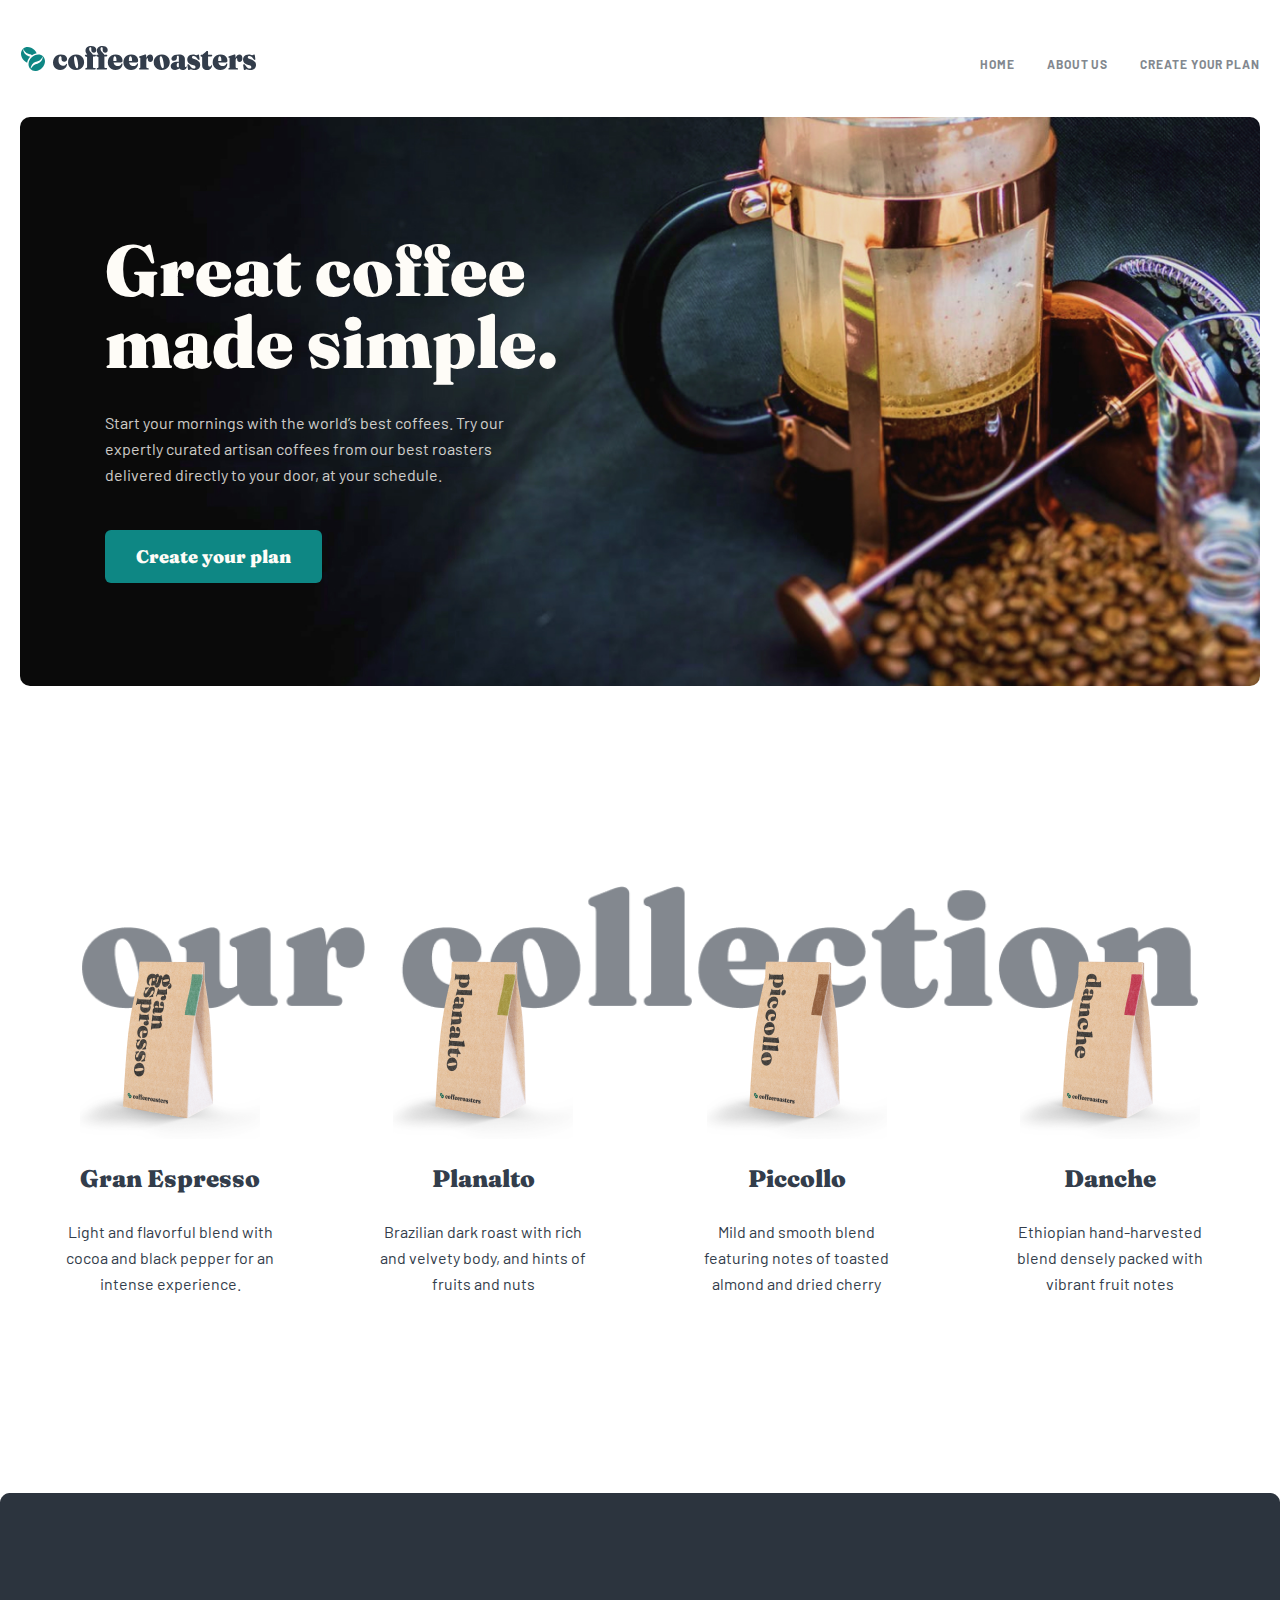
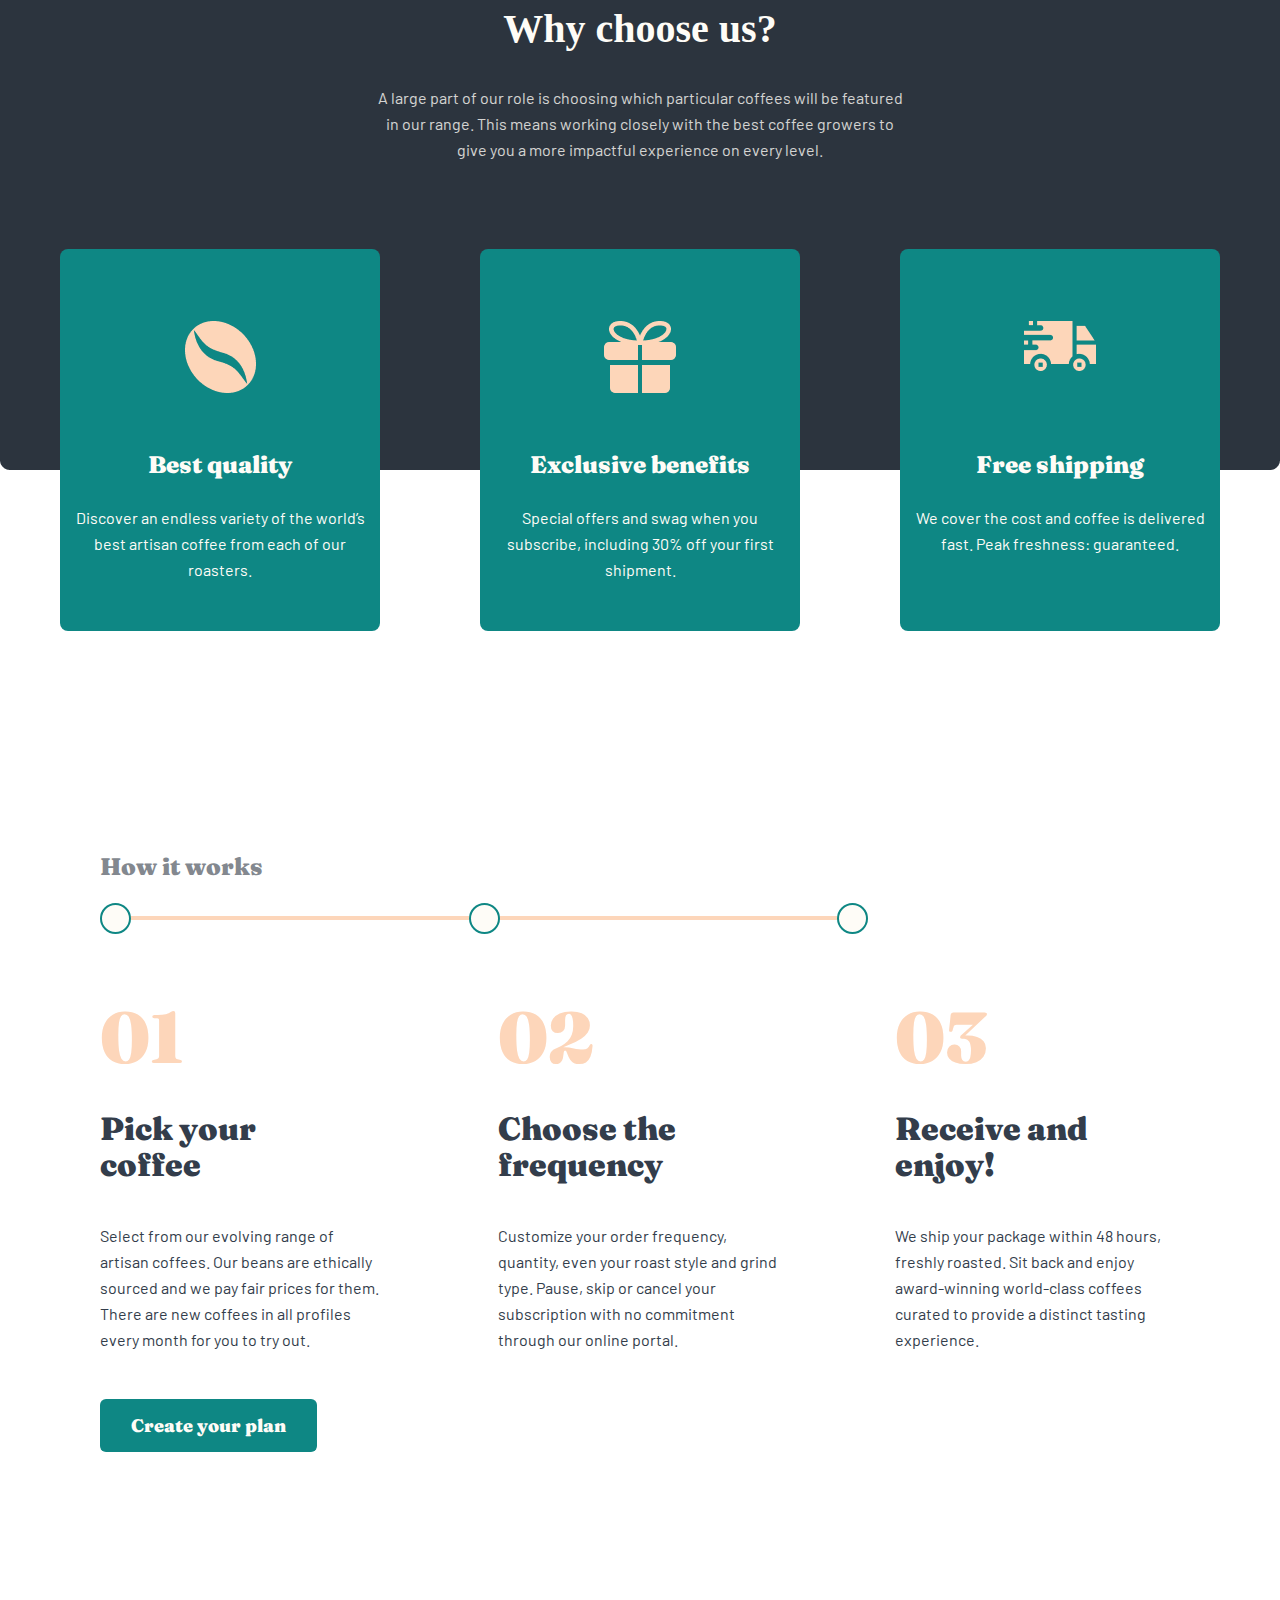
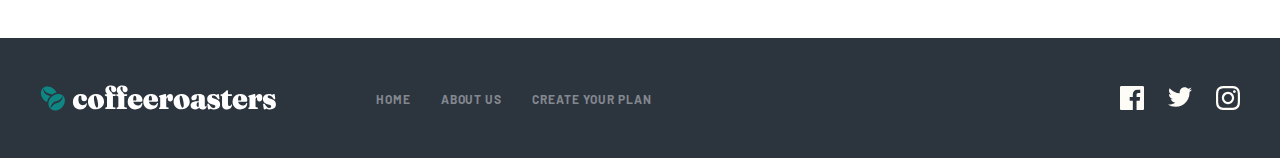
<file: index.html>
<!DOCTYPE html>
<html lang="en">

<head>
    <meta charset="UTF-8" />
    <meta http-equiv="X-UA-Compatible" content="IE=edge" />
    <meta name="viewport" content="width=device-width, initial-scale=1.0" />
    <link rel="preconnect" href="https://fonts.googleapis.com">
    <link rel="preconnect" href="https://fonts.gstatic.com" crossorigin>
    <link href="https://fonts.googleapis.com/css2?family=Barlow:wght@400;700&family=Fraunces:opsz,wght@9..144,900&display=swap"
        rel="stylesheet">
    <title>COFFEROASTER</title>
    <link rel="stylesheet" href="./css/main.css">
</head>

<body>
    <header class="site-header">
        <div class="container">
            <div class="site-header__inner">
                <a class="logo" href="./index.html">
                    <picture>
                        <source media="(max-width: 576px)" srcset="./images/logo-mobile.svg" />
                        <img class="logo__img" alt="site logo" src="./images/logo.svg" />
                    </picture>
                </a>
                <nav class="nav">
                    <ul class="nav__list">
                        <li class="nav__item">
                            <a class="nav__link" href="./index.html"> Home </a>
                        </li>
                        <li class="nav__item">
                            <a class="nav__link" href="./about.html"> About Us </a>
                        </li>
                        <li class="nav__item">
                            <a class="nav__link" href="./plan.html"> Create your plan </a>
                        </li>
                    </ul>
                </nav>
                <button class="site-header__menu"></button>
            </div>
        </div>
    </header>
    <main>
        <section class="hero">
            <div class="container">
                <div class="hero__inner">
                    <div class="hero__content">
                        <div class="hero__titlebox">
                            <h1 class="hero__title">Great coffee made simple.</h1>
                        </div>
                        <div class="hero__textbox">
                            <p class="hero__text">
                                Start your mornings with the world’s best coffees. Try our
                                expertly curated artisan coffees from our best roasters
                                delivered directly to your door, at your schedule.
                            </p>
                        </div>
                        <a class="hero__link" href="#"> Create your plan </a>
                    </div>
                </div>
            </div>
        </section>
        <section class="types">
            <div class="container">
                <div class="types__inner">
                    <h2 class="types__title visually-hidden">Your Favorites</h2>
                    <ul class="types__list">
                        <li class="types__item">
                            <img src="./images/types-img1.png"
                                srcset="./images/types-img1.png    1x, ./images/types-img1@2x.png 2x" max-width="255"
                                height="193" />
                            <div class="types__content">
                                <h3 class="types__subtitle">Gran Espresso</h3>
                                <p class="types__subtext">
                                    Light and flavorful blend with cocoa and black pepper for an
                                    intense experience.
                                </p>
                            </div>
                        </li>
                        <li class="types__item">
                            <img src="./images/types-img2.png"
                                srcset="./images/types-img2.png    1x, ./images/types-img2@2x.png 2x" width="255"
                                height="193" />
                            <div class="types__content">
                                <h3 class="types__subtitle">Planalto</h3>
                                <p class="types__subtext">
                                    Brazilian dark roast with rich and velvety body, and hints of fruits and nuts
                                </p>
                            </div>
                        </li>
                        <li class="types__item">
                            <img src="./images/types-img3.png"
                                srcset="./images/types-img3.png    1x, ./images/types-img3@2x.png 2x" width="255"
                                height="193" />
                            <div class="types__content">
                                <h3 class="types__subtitle">Piccollo</h3>
                                <p class="types__subtext">
                                    Mild and smooth blend featuring notes of toasted almond and dried cherry
                                </p>
                            </div>
                        </li>
                        <li class="types__item">
                            <img src="./images/types-img4.png"
                                srcset="./images/types-img4.png    1x, ./images/types-img4@2x.png 2x" width="255"
                                height="193" />
                            <div class="types__content">
                                <h3 class="types__subtitle">Danche</h3>
                                <p class="types__subtext">
                                    Ethiopian hand-harvested blend densely packed with vibrant fruit notes
                                </p>
                            </div>
                        </li>
                    </ul>
                </div>
            </div>
        </section>
        <section class="choose">
            <div class="choose__inner container">
                <div class="choose__heading">
                    <h2 class="choose__title">
                        Why choose us?
                    </h2>
                    <p class="choose__text">
                        A large part of our role is choosing which particular coffees will be featured
                        in our range. This means working closely with the best coffee growers to give
                        you a more impactful experience on every level.
                    </p>
                </div>
                <div class="choose__content">
                    <ul class="choose__list">
                        <li class="choose__item choose-card">
                            <h3 class="choose-card__title">
                                Best quality
                            </h3>
                            <p class="choose-card__text">
                                Discover an endless variety of the world’s best artisan coffee from each of our
                                roasters.
                            </p>
                        </li>
                        <li class="choose__item choose-card">
                            <h3 class="choose-card__title">
                                Exclusive benefits
                            </h3>
                            <p class="choose-card__text">
                                Special offers and swag when you subscribe, including 30% off your first
                                shipment.
                            </p>
                        </li>
                        <li class="choose__item choose-card">
                            <h3 class="choose-card__title">
                                Free shipping
                            </h3>
                            <p class="choose-card__text">
                                We cover the cost and coffee is delivered fast. Peak freshness: guaranteed.
                            </p>
                        </li>
                    </ul>
                </div>
            </div>
        </section>
        <section class="work">
            <div class="container">
                <div class="work__inner">
                    <h2 class="work__title">
                        How it works
                    </h2>
                    <div class="work__break">
                        <div class="work__top">
                            <img src="./images/work-circle.svg" alt="circle">
                            <img src="./images/work-circle.svg" alt="circle">
                            <img src="./images/work-circle.svg" alt="circle">
                            <div class="work__brline"></div>
                        </div>
                        <div class="work__content">
                            <div class="work__card work-card">
                                <p class="work-card__number">
                                    01
                                </p>
                                <h3 class="work-card__title">
                                    Pick your coffee
                                </h3>
                                <p class="work-card__text">
                                    Select from our evolving range of artisan coffees. Our beans are ethically sourced and we pay fair prices for them. There are new coffees in all profiles every month for you to try out.
                                </p>
                            </div>
                            <div class="work__card work-card">
                                <p class="work-card__number">
                                    02
                                </p>
                                <h3 class="work-card__title">
                                    Choose the frequency
                                </h3>
                                <p class="work-card__text">
                                    Customize your order frequency, quantity, even your roast style and grind type. Pause, skip or cancel your subscription with no commitment through our online portal.
                                </p>
                            </div>
                            <div class="work__card work-card">
                                <p class="work-card__number">
                                    03
                                </p>
                                <h3 class="work-card__title">
                                    Receive and enjoy!
                                </h3>
                                <p class="work-card__text">
                                    We ship your package within 48 hours, freshly roasted. Sit back and enjoy award-winning world-class coffees curated to provide a distinct tasting experience.
                                </p>
                            </div>
                        </div>
                        <a class="work__link" href="./index.html">
                            Create your plan
                        </a>
                    </div>
                </div>
            </div>
        </section>
    </main>
    <footer class="site-footer">
        <div class="container">
            <div class="site-footer__inner">
                <a class="logo" href="./index.html">
                    <picture>
                        <source media="(max-width: 576px)" srcset="./images/white-logo-mobile.svg" />
                        <img class="logo__img" alt="site logo" src="./images/white-logo.svg" />
                    </picture>
                </a>
                <ul class="site-footer__navlist">
                    <li class="site-footer__navitem">
                        <a class="site-footer__navlink" href="./index.html">home</a>
                    </li>
                    <li class="site-footer__navitem">
                        <a class="site-footer__navlink" href="./about.html">about us</a>
                    </li>
                    <li class="site-footer__navitem">
                        <a class="site-footer__navlink" href="./plan.html">Create your plan</a>
                    </li>
                </ul>
                <div class="site-footer__socials">
                    <a class="site-footer__sociallink" href="https://www.facebook.com/doniyorbekeshmamatov" >
                        <img src="./images/facebook.svg" alt="Facebook">
                    </a>
                    <a class="site-footer__sociallink" href="https://www.twitter.com/login" >
                        <img src="./images/twitter-footer.svg" alt="twitter">
                    </a>
                    <a class="site-footer__sociallink" href="https://www.instagram.com/doniyor.dev_" >
                        <img src="./images/instagram.svg" alt="instagram">
                    </a>
                </div>
            </div>
        </div>
    </footer>
</body>
</file>
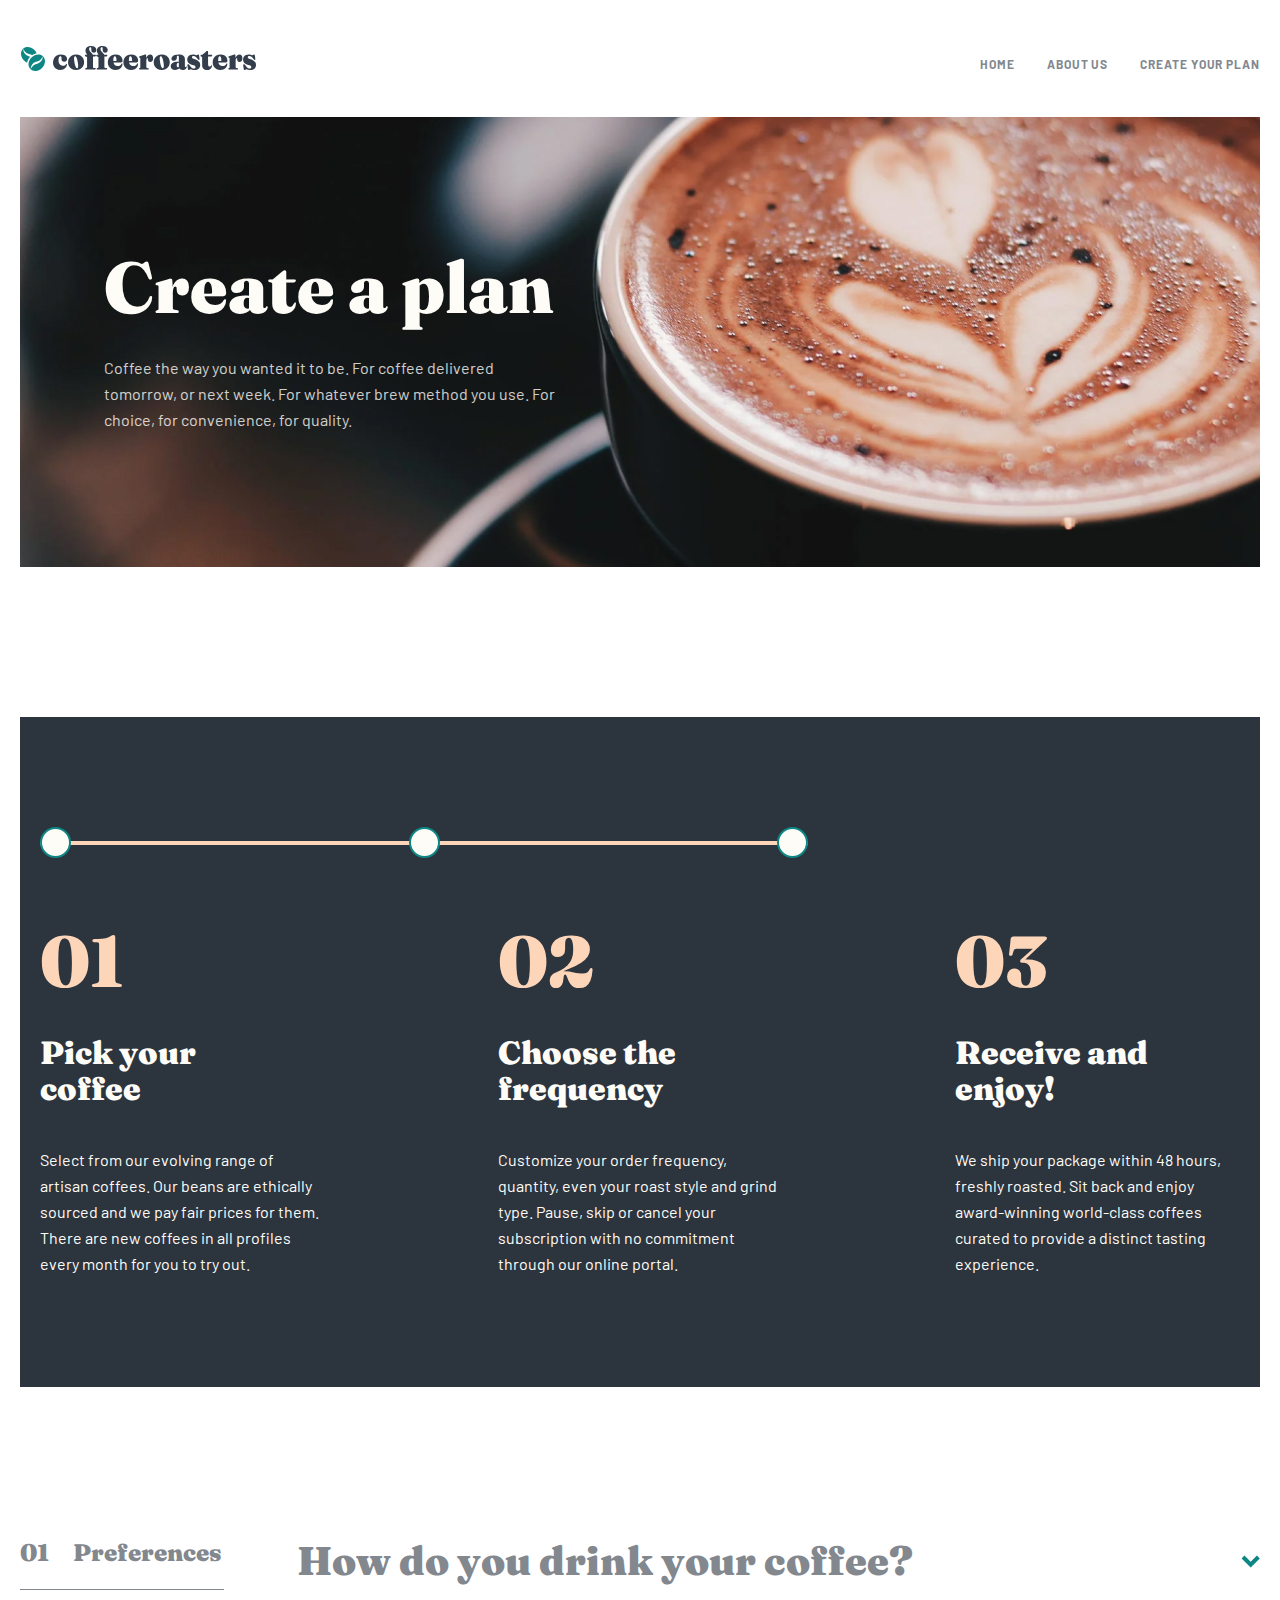
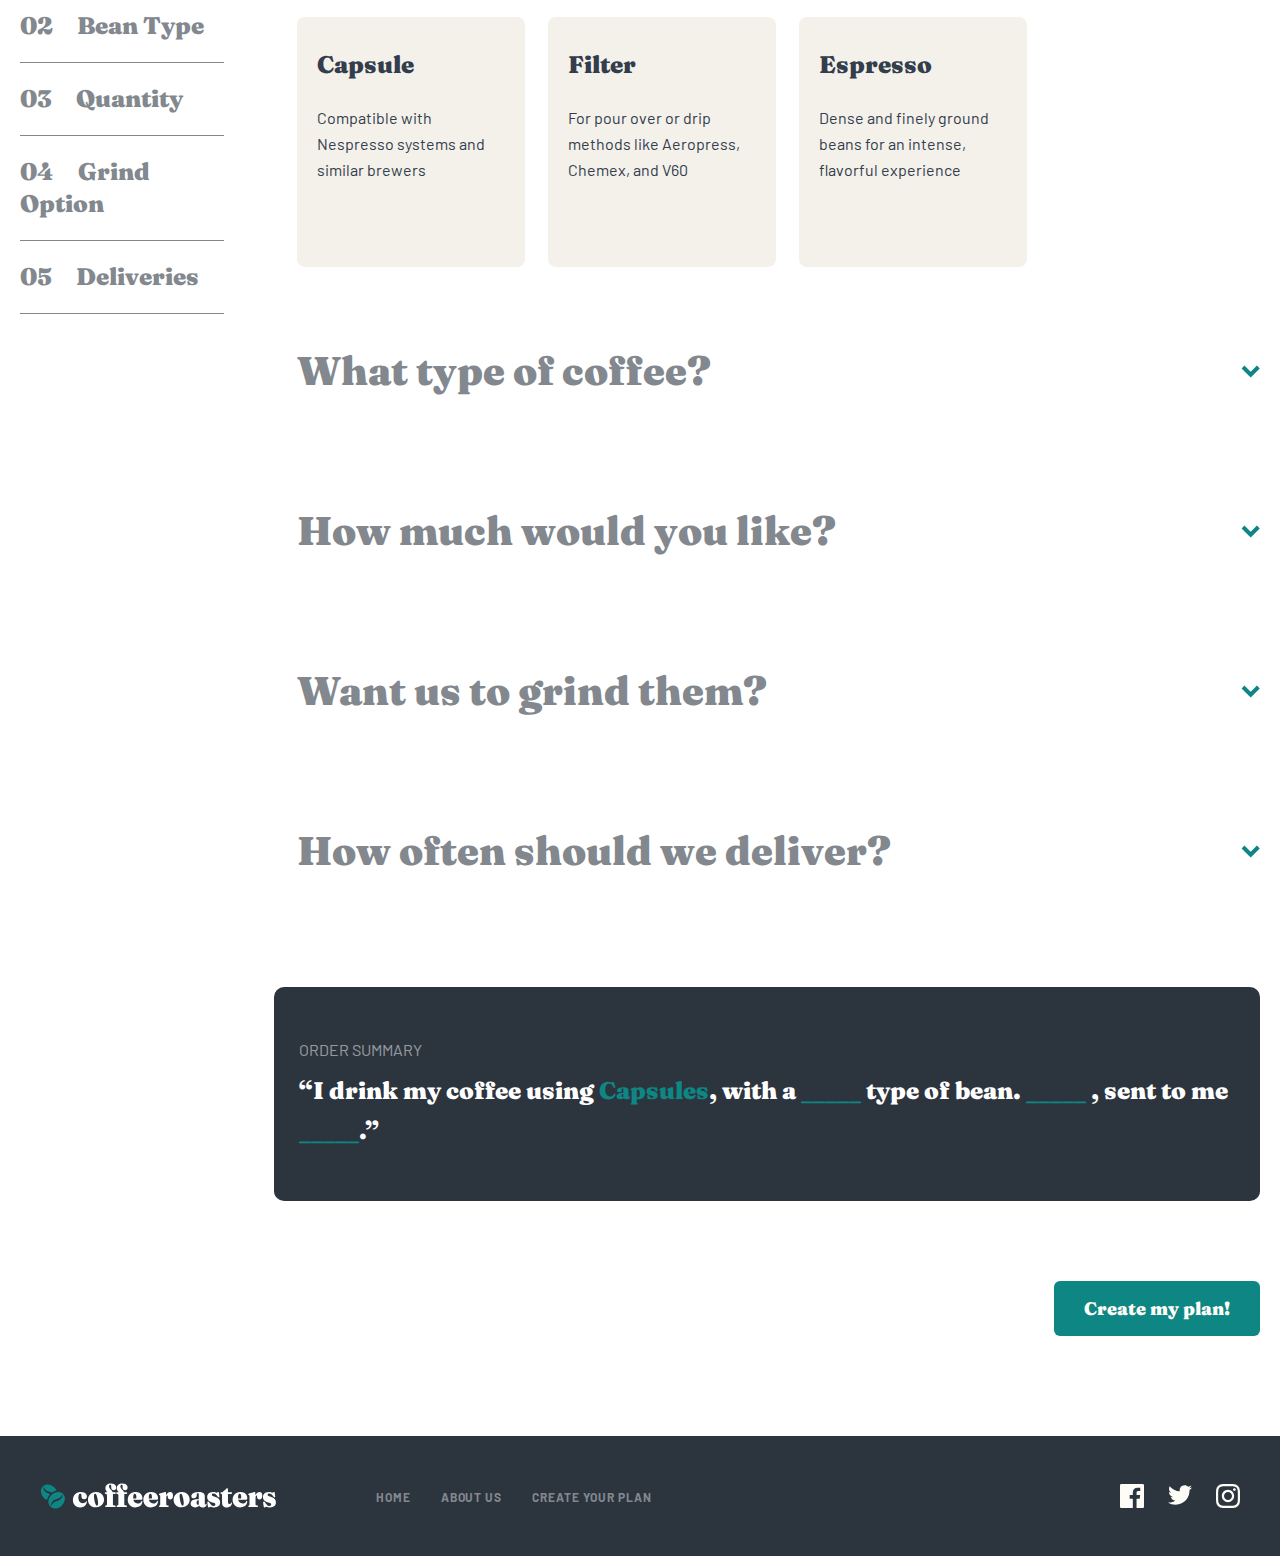
<file: plan.html>
<!DOCTYPE html>
<html lang="en">
<head>
    <meta charset="UTF-8">
    <meta http-equiv="X-UA-Compatible" content="IE=edge">
    <meta name="viewport" content="width=device-width, initial-scale=1.0">
    <link rel="preconnect" href="https://fonts.googleapis.com">
    <link rel="preconnect" href="https://fonts.gstatic.com" crossorigin>
    <link href="https://fonts.googleapis.com/css2?family=Barlow:wght@400;700&family=Fraunces:opsz,wght@9..144,900&display=swap"
        rel="stylesheet">
    <title>Create your plan</title>
    <link rel="stylesheet" href="./css/main.css">
</head>
<body>
    <header class="site-header">
        <div class="container">
            <div class="site-header__inner">
                <a class="logo" href="./index.html">
                    <picture>
                        <source media="(max-width: 576px)" srcset="./images/logo-mobile.svg" />
                        <img class="logo__img" alt="site logo" src="./images/logo.svg" />
                    </picture>
                </a>
                <nav class="nav">
                    <ul class="nav__list">
                        <li class="nav__item">
                            <a class="nav__link" href="./index.html"> Home </a>
                        </li>
                        <li class="nav__item">
                            <a class="nav__link" href="./about.html"> About Us </a>
                        </li>
                        <li class="nav__item">
                            <a class="nav__link" href="./plan.html"> Create your plan </a>
                        </li>
                    </ul>
                </nav>
                <button class="site-header__menu"></button>
            </div>
        </div>
    </header>
    <section class="plan-hero">
        <div class="container">
            <div class="plan-hero__inner">
                <div class="plan-hero__content">
                    <h2 class="plane-hero__title">
                        Create a plan
                    </h2>
                    <p class="plane-hero__text">
                        Coffee the way you wanted it to be. For coffee delivered tomorrow, or next week. For whatever brew method you use. For choice, for convenience, for quality.
                    </p>
                </div>
            </div>
        </div>
    </section>
    <div class="work plan-work">
        <div class="container">
            <div class="work__inner plan-work__inner">
                <div class="work__top">
                    <img src="./images/work-circle.svg" alt="circle">
                    <img src="./images/work-circle.svg" alt="circle">
                    <img src="./images/work-circle.svg" alt="circle">
                    <div class="work__brline"></div>
                </div>
                <div class="work__content">
                    <div class="work__card work-card">
                        <p class="work-card__number">
                            01
                        </p>
                        <h3 class="work-card__title plan-work__title">
                            Pick your coffee
                        </h3>
                        <p class="work-card__text plan-work__text">
                            Select from our evolving range of artisan coffees. Our beans are ethically sourced and we pay fair prices for them. There are new coffees in all profiles every month for you to try out.
                        </p>
                    </div>
                    <div class="work__card work-card">
                        <p class="work-card__number">
                            02
                        </p>
                        <h3 class="work-card__title plan-work__title">
                            Choose the frequency
                        </h3>
                        <p class="work-card__text plan-work__text">
                            Customize your order frequency, quantity, even your roast style and grind type. Pause, skip or cancel your subscription with no commitment through our online portal.
                        </p>
                    </div>
                    <div class="work__card work-card">
                        <p class="work-card__number">
                            03
                        </p>
                        <h3 class="work-card__title plan-work__title">
                            Receive and enjoy!
                        </h3>
                        <p class="work-card__text plan-work__text">
                            We ship your package within 48 hours, freshly roasted. Sit back and enjoy award-winning world-class coffees curated to provide a distinct tasting experience.
                        </p>
                    </div>
                </div>
            </div>
        </div>
    </div>
    <div class="select">
        <div class="container">
            <div class="select__inner">
                <ul class="select__nav">
                    <li class="select__navitem">
                        <span>01</span>Preferences
                    </li>
                    <li class="select__navitem">
                        <span>02</span>Bean Type
                    </li>
                    <li class="select__navitem">
                        <span>03</span>Quantity
                    </li>
                    <li class="select__navitem">
                        <span>04</span>Grind Option
                    </li>
                    <li class="select__navitem">
                        <span>05</span>Deliveries
                    </li>
                </ul>
                <form class="select__right" action="https://echo.htmlacademy.ru/" method="POST" auto-complate="of">
                    <details class="select__content select-content" open>
                        <summary class="select-content__top">
                            <h2 class="select-content__title">How do you drink your coffee?</h2>
                        </summary>
                        <div class="select-content__bottom">
                            <label class="select-content__label">
                                <input
                                    class="select-content__input visually-hidden"
                                    name="How do you drink your coffee?"
                                    value="capsule"
                                    type="radio"
                                />
                                <div class="select-content__card card">
                                    <h3 class="card__title">Capsule</h3>
                                    <p class="card__text">
                                        Compatible with Nespresso systems and similar brewers
                                    </p>
                                </div>
                            </label>
                            <label class="select-content__label">
                                <input
                                    class="select-content__input visually-hidden"
                                    name="How do you drink your coffee?"
                                    value="filter"
                                    type="radio"
                                />
                                <div class="select-content__card card">
                                    <h3 class="card__title">Filter</h3>
                                    <p class="card__text">
                                        For pour over or drip methods like Aeropress, Chemex, and V60
                                    </p>
                                </div>
                            </label>
                            <label class="select-content__label">
                                <input
                                    class="select-content__input visually-hidden"
                                    name="How do you drink your coffee?"
                                    value="espresso"
                                    type="radio"
                                />
                                <div class="select-content__card card"> 
                                    <h3 class="card__title">Espresso</h3>
                                    <p class="card__text">
                                        Dense and finely ground beans for an intense, flavorful experience
                                    </p>
                                </div>
                            </label>
                        </div>
                    </details>
                    <details class="select__content select-content">
                        <summary class="select-content__top">
                            <h2 class="select-content__title">What type of coffee?</h2>
                        </summary>
                        <div class="select-content__bottom">
                            <label class="select-content__label">
                                <input
                                    class="select-content__input visually-hidden"
                                    name="What type of coffee?"
                                    value="Single Origin"
                                    type="radio"
                                />
                                <div class="select-content__card card">
                                    <h3 class="card__title">Single Origin</h3>
                                    <p class="card__text">
                                        Distinct, high quality coffee from a specific family-owned farm
                                    </p>
                                </div>
                            </label>
                            <label class="select-content__label">
                                <input
                                    class="select-content__input visually-hidden"
                                    name="What type of coffee?"
                                    value="filter"
                                    type="radio"
                                />
                                <div class="select-content__card card">
                                    <h3 class="card__title">Filter</h3>
                                    <p class="card__text">
                                        Just like regular coffee, except the caffeine has been removed
                                    </p>
                                </div>
                            </label>
                            <label class="select-content__label">
                                <input
                                    class="select-content__input visually-hidden"
                                    name="What type of coffee?"
                                    value="Blended"
                                    type="radio"
                                />
                                <div class="select-content__card card"> 
                                    <h3 class="card__title">Blended</h3>
                                    <p class="card__text">
                                        Combination of two or three dark roasted beans of organic coffees
                                    </p>
                                </div>
                            </label>
                        </div>
                    </details>
                    <details class="select__content select-content">
                        <summary class="select-content__top">
                            <h2 class="select-content__title">How much would you like?</h2>
                        </summary>
                        <div class="select-content__bottom">
                            <label class="select-content__label">
                                <input
                                    class="select-content__input visually-hidden"
                                    name="How much would you like?"
                                    value="250g"
                                    type="radio"
                                />
                                <div class="select-content__card card">
                                    <h3 class="card__title">250g</h3>
                                    <p class="card__text">
                                        Perfect for the solo drinker. Yields about 12 delicious cups.
                                    </p>
                                </div>
                            </label>
                            <label class="select-content__label">
                                <input
                                    class="select-content__input visually-hidden"
                                    name="How much would you like?"
                                    value="500g"
                                    type="radio"
                                />
                                <div class="select-content__card card">
                                    <h3 class="card__title">500g</h3>
                                    <p class="card__text">
                                        Perfect option for a couple. Yields about 40 delectable cups.
                                    </p>
                                </div>
                            </label>
                            <label class="select-content__label">
                                <input
                                    class="select-content__input visually-hidden"
                                    name="How much would you like?"
                                    value="1000g"
                                    type="radio"
                                />
                                <div class="select-content__card card"> 
                                    <h3 class="card__title">1000g</h3>
                                    <p class="card__text">
                                        Perfect for offices and events. Yields about 90 delightful cups.
                                    </p>
                                </div>
                            </label>
                        </div>
                    </details>
                    <details class="select__content select-content">
                        <summary class="select-content__top">
                            <h2 class="select-content__title">Want us to grind them?</h2>
                        </summary>
                        <div class="select-content__bottom">
                            <label class="select-content__label">
                                <input
                                    class="select-content__input visually-hidden"
                                    name="Want us to grind them?"
                                    value="Wholebean"
                                    type="radio"
                                />
                                <div class="select-content__card card">
                                    <h3 class="card__title">Wholebean</h3>
                                    <p class="card__text">
                                        Best choice if you cherish the full sensory experience
                                    </p>
                                </div>
                            </label>
                            <label class="select-content__label">
                                <input
                                    class="select-content__input visually-hidden"
                                    name="Want us to grind them?"
                                    value="filter"
                                    type="radio"
                                />
                                <div class="select-content__card card">
                                    <h3 class="card__title">Filter</h3>
                                    <p class="card__text">
                                        For drip or pour-over coffee methods such as V60 or Aeropress
                                    </p>
                                </div>
                            </label>
                            <label class="select-content__label">
                                <input
                                    class="select-content__input visually-hidden"
                                    name="Want us to grind them?"
                                    value="Cafetiére"
                                    type="radio"
                                />
                                <div class="select-content__card card"> 
                                    <h3 class="card__title">Cafetiére</h3>
                                    <p class="card__text">
                                        Course ground beans specially suited for french press coffee
                                    </p>
                                </div>
                            </label>
                        </div>
                    </details>
                    <details class="select__content select-content">
                        <summary class="select-content__top">
                            <h2 class="select-content__title">How often should we deliver?</h2>
                        </summary>
                        <div class="select-content__bottom">
                            <label class="select-content__label">
                                <input
                                    class="select-content__input visually-hidden"
                                    name="How often should we deliver?"
                                    value="Every week"
                                    type="radio"
                                />
                                <div class="select-content__card card">
                                    <h3 class="card__title">Every week</h3>
                                    <p class="card__text">
                                        $7.20 per shipment. Includes free first-class shipping.
                                    </p>
                                </div>
                            </label>
                            <label class="select-content__label">
                                <input
                                    class="select-content__input visually-hidden"
                                    name="How often should we deliver?"
                                    value="Every 2 weeks"
                                    type="radio"
                                />
                                <div class="select-content__card card"> 
                                    <h3 class="card__title">Every 2 weeks</h3>
                                    <p class="card__text">
                                        $9.60 per shipment. Includes free priority shipping.
                                    </p>
                                </div>
                            </label>
                            <label class="select-content__label">
                                <input
                                class="select-content__input visually-hidden"
                                name="How often should we deliver?"
                                value="Every month"
                                type="radio"
                                />
                                <div class="select-content__card card">
                                    <h3 class="card__title">Every month</h3>
                                    <p class="card__text">
                                        $12.00 per shipment. Includes free priority shipping.
                                    </p>
                                </div>
                            </label>
                        </div>
                    </details>
                    <div class="selected select__content select-content">
                        <p class="selected__title">
                            ORDER SUMMARY
                        </p>
                        <p class="selected__content">
                            “I drink my coffee using <span>Capsules</span>,
                            with a <span class="selected__line">_____</span>
                            type of bean. <span class="selected__line">_____</span> ,
                            sent to me <span class="selected__line">_____</span>.”
                        </p>
                    </div>
                    <div class="select__btnbox">
                        <button class="select__button" type="submit">Create my plan!</button>
                    </div>
                </form>
            </div>
        </div>
    </div>
</body>
<footer class="site-footer">
    <div class="container">
        <div class="site-footer__inner">
            <a class="logo" href="./index.html">
                <picture>
                    <source media="(max-width: 576px)" srcset="./images/white-logo-mobile.svg" />
                    <img class="logo__img" alt="site logo" src="./images/white-logo.svg" />
                </picture>
            </a>
            <ul class="site-footer__navlist">
                <li class="site-footer__navitem">
                    <a class="site-footer__navlink" href="./index.html">home</a>
                </li>
                <li class="site-footer__navitem">
                    <a class="site-footer__navlink" href="./about.html">about us</a>
                </li>
                <li class="site-footer__navitem">
                    <a class="site-footer__navlink" href="./plan.html">Create your plan</a>
                </li>
            </ul>
            <div class="site-footer__socials">
                <a class="site-footer__sociallink" href="https://www.facebook.com/doniyorbekeshmamatov" >
                    <img src="./images/facebook.svg" alt="Facebook">
                </a>
                <a class="site-footer__sociallink" href="https://www.twitter.com/login" >
                    <img src="./images/twitter-footer.svg" alt="twitter">
                </a>
                <a class="site-footer__sociallink" href="https://www.instagram.com/doniyor.dev_" >
                    <img src="./images/instagram.svg" alt="instagram">
                </a>
            </div>
        </div>
    </div>
</footer>
</html>
</file>
<file: css/main.css>
/*! normalize.css v8.0.1 | MIT License | github.com/necolas/normalize.css */
/* Document
   ========================================================================== */
/**
 * 1. Correct the line height in all browsers.
 * 2. Prevent adjustments of font size after orientation changes in iOS.
 */
html {
  line-height: 1.15;
  /* 1 */
  -webkit-text-size-adjust: 100%;
  /* 2 */
}

/* Sections
     ========================================================================== */
/**
   * Remove the margin in all browsers.
   */
body {
  margin: 0;
}

/**
   * Render the `main` element consistently in IE.
   */
main {
  display: block;
}

/**
   * Correct the font size and margin on `h1` elements within `section` and
   * `article` contexts in Chrome, Firefox, and Safari.
   */
h1 {
  font-size: 2em;
  margin: 0.67em 0;
}

/* Grouping content
     ========================================================================== */
/**
   * 1. Add the correct box sizing in Firefox.
   * 2. Show the overflow in Edge and IE.
   */
hr {
  box-sizing: content-box;
  /* 1 */
  height: 0;
  /* 1 */
  overflow: visible;
  /* 2 */
}

/**
   * 1. Correct the inheritance and scaling of font size in all browsers.
   * 2. Correct the odd `em` font sizing in all browsers.
   */
pre {
  font-family: monospace, monospace;
  /* 1 */
  font-size: 1em;
  /* 2 */
}

/* Text-level semantics
     ========================================================================== */
/**
   * Remove the gray background on active links in IE 10.
   */
a {
  background-color: transparent;
}

/**
   * 1. Remove the bottom border in Chrome 57-
   * 2. Add the correct text decoration in Chrome, Edge, IE, Opera, and Safari.
   */
abbr[title] {
  border-bottom: none;
  /* 1 */
  text-decoration: underline;
  /* 2 */
  -webkit-text-decoration: underline dotted;
          text-decoration: underline dotted;
  /* 2 */
}

/**
   * Add the correct font weight in Chrome, Edge, and Safari.
   */
b,
strong {
  font-weight: bolder;
}

/**
   * 1. Correct the inheritance and scaling of font size in all browsers.
   * 2. Correct the odd `em` font sizing in all browsers.
   */
code,
kbd,
samp {
  font-family: monospace, monospace;
  /* 1 */
  font-size: 1em;
  /* 2 */
}

/**
   * Add the correct font size in all browsers.
   */
small {
  font-size: 80%;
}

/**
   * Prevent `sub` and `sup` elements from affecting the line height in
   * all browsers.
   */
sub,
sup {
  font-size: 75%;
  line-height: 0;
  position: relative;
  vertical-align: baseline;
}

sub {
  bottom: -0.25em;
}

sup {
  top: -0.5em;
}

/* Embedded content
     ========================================================================== */
/**
   * Remove the border on images inside links in IE 10.
   */
img {
  border-style: none;
}

/* Forms
     ========================================================================== */
/**
   * 1. Change the font styles in all browsers.
   * 2. Remove the margin in Firefox and Safari.
   */
button,
input,
optgroup,
select,
textarea {
  font-family: inherit;
  /* 1 */
  font-size: 100%;
  /* 1 */
  line-height: 1.15;
  /* 1 */
  margin: 0;
  /* 2 */
}

/**
   * Show the overflow in IE.
   * 1. Show the overflow in Edge.
   */
button,
input {
  /* 1 */
  overflow: visible;
}

/**
   * Remove the inheritance of text transform in Edge, Firefox, and IE.
   * 1. Remove the inheritance of text transform in Firefox.
   */
button,
select {
  /* 1 */
  text-transform: none;
}

/**
   * Correct the inability to style clickable types in iOS and Safari.
   */
button,
[type=button],
[type=reset],
[type=submit] {
  -webkit-appearance: button;
}

/**
   * Remove the inner border and padding in Firefox.
   */
button::-moz-focus-inner,
[type=button]::-moz-focus-inner,
[type=reset]::-moz-focus-inner,
[type=submit]::-moz-focus-inner {
  border-style: none;
  padding: 0;
}

/**
   * Restore the focus styles unset by the previous rule.
   */
button:-moz-focusring,
[type=button]:-moz-focusring,
[type=reset]:-moz-focusring,
[type=submit]:-moz-focusring {
  outline: 1px dotted ButtonText;
}

/**
   * Correct the padding in Firefox.
   */
fieldset {
  padding: 0.35em 0.75em 0.625em;
}

/**
   * 1. Correct the text wrapping in Edge and IE.
   * 2. Correct the color inheritance from `fieldset` elements in IE.
   * 3. Remove the padding so developers are not caught out when they zero out
   *    `fieldset` elements in all browsers.
   */
legend {
  box-sizing: border-box;
  /* 1 */
  color: inherit;
  /* 2 */
  display: table;
  /* 1 */
  max-width: 100%;
  /* 1 */
  padding: 0;
  /* 3 */
  white-space: normal;
  /* 1 */
}

/**
   * Add the correct vertical alignment in Chrome, Firefox, and Opera.
   */
progress {
  vertical-align: baseline;
}

/**
   * Remove the default vertical scrollbar in IE 10+.
   */
textarea {
  overflow: auto;
}

/**
   * 1. Add the correct box sizing in IE 10.
   * 2. Remove the padding in IE 10.
   */
[type=checkbox],
[type=radio] {
  box-sizing: border-box;
  /* 1 */
  padding: 0;
  /* 2 */
}

/**
   * Correct the cursor style of increment and decrement buttons in Chrome.
   */
[type=number]::-webkit-inner-spin-button,
[type=number]::-webkit-outer-spin-button {
  height: auto;
}

/**
   * 1. Correct the odd appearance in Chrome and Safari.
   * 2. Correct the outline style in Safari.
   */
[type=search] {
  -webkit-appearance: textfield;
  /* 1 */
  outline-offset: -2px;
  /* 2 */
}

/**
   * Remove the inner padding in Chrome and Safari on macOS.
   */
[type=search]::-webkit-search-decoration {
  -webkit-appearance: none;
}

/**
   * 1. Correct the inability to style clickable types in iOS and Safari.
   * 2. Change font properties to `inherit` in Safari.
   */
::-webkit-file-upload-button {
  -webkit-appearance: button;
  /* 1 */
  font: inherit;
  /* 2 */
}

/* Interactive
     ========================================================================== */
/*
   * Add the correct display in Edge, IE 10+, and Firefox.
   */
details {
  display: block;
}

/*
   * Add the correct display in all browsers.
   */
summary {
  display: list-item;
}

/* Misc
     ========================================================================== */
/**
   * Add the correct display in IE 10+.
   */
template {
  display: none;
}

/**
   * Add the correct display in IE 10.
   */
[hidden] {
  display: none;
}

.visually-hidden {
  clip: rect(0 0 0 0);
  -webkit-clip-path: inset(50%);
          clip-path: inset(50%);
  height: 1px;
  overflow: hidden;
  position: absolute;
  white-space: nowrap;
  width: 1px;
}

html {
  height: 100%;
  scroll-behavior: smooth;
}

* {
  box-sizing: border-box;
}
*::before {
  box-sizing: border-box;
}
*::after {
  box-sizing: border-box;
}

body {
  margin: 0;
  height: 100%;
  display: flex;
  flex-direction: column;
  font-family: "Barlow", sans-serif;
}

img {
  vertical-align: middle;
  -o-object-fit: cover;
     object-fit: cover;
}

.container {
  max-width: 1280px;
  width: 100%;
  margin: 0 auto;
  padding: 0 20px;
}

.site-header {
  padding: 45px 0;
}

.site-header__inner {
  display: flex;
  align-items: flex-end;
}

.nav {
  margin-left: auto;
}

.nav__list {
  display: flex;
  margin: 0;
  padding: 0;
  list-style-type: none;
}

.nav__item + .nav__item {
  margin-left: 32px;
}

.nav__link {
  font-weight: 700;
  font-size: 12px;
  line-height: 15px;
  letter-spacing: 0.923077px;
  text-transform: uppercase;
  color: #83888F;
  text-decoration: none;
  transition: all 0.2s ease-in;
}
.nav__link:hover {
  color: #333D4B;
}

.site-header__menu {
  display: none;
  margin-left: auto;
  width: 16px;
  height: 16px;
  background-image: url("../images/menu-icon.svg");
  background-size: 100%;
  background-position: center;
  border: none;
}

@media only screen and (max-width: 768px) {
  .nav__item + .nav__item {
    margin-left: 20px;
  }
}
@media only screen and (max-width: 576px) {
  .site-header {
    padding: 32px 0;
  }
  .nav {
    display: none;
  }
  .site-header__menu {
    display: block;
  }
}
.hero__inner {
  padding: 117px 0 117px 85px;
  background-image: url("../images/hero-bgi.jpg");
  background-size: 100% 100%;
  background-repeat: no-repeat;
  border-radius: 10px;
}

.hero__titlebox {
  max-width: 493px;
  width: 100%;
}

.hero__title {
  font-family: "Fraunces";
  font-style: normal;
  font-weight: 900;
  font-size: 72px;
  line-height: 72px;
  color: #FEFCF7;
  margin: 0 0 32px;
}

.hero__textbox {
  max-width: 445px;
  width: 100%;
}

.hero__text {
  margin: 0 0 56px;
  font-style: normal;
  font-weight: 400;
  font-size: 16px;
  line-height: 26px;
  color: #FEFCF7;
  mix-blend-mode: normal;
  opacity: 0.8;
}

.hero__link {
  padding: 15px 31px;
  background-color: #0E8784;
  border-radius: 6px;
  font-family: "Fraunces";
  font-style: normal;
  font-weight: 900;
  font-size: 18px;
  line-height: 25px;
  text-align: center;
  color: #FEFCF7;
  text-decoration: none;
}
.hero__link:hover {
  background-color: #66D2CF;
}

@media only screen and (max-width: 768px) {
  .hero__inner {
    background-size: cover;
    background-position: center bottom;
  }
  .hero__titlebox {
    max-width: 329px;
  }
  .hero__title {
    font-size: 48px;
    line-height: 48px;
  }
  .hero__textbox {
    max-width: 398px;
  }
}
@media only screen and (max-width: 576px) {
  .hero__inner {
    background-size: cover;
    background-position: center;
    padding: 100px 24px;
    text-align: center;
  }
  .hero__content {
    max-width: 280px;
    margin: 0 auto;
  }
  .hero__title {
    font-size: 40px;
    line-height: 40px;
  }
  .hero__text {
    font-size: 15px;
    line-height: 25px;
  }
}
.types__inner {
  padding: 260px 0 180px;
  background-image: url("../images/types-bgi.png");
  background-size: 90%;
  background-repeat: no-repeat;
  background-position: center top 200px;
}

.types__list {
  margin: 0;
  padding: 0 40px;
  display: flex;
  justify-content: space-between;
  list-style-type: none;
}

.types__item {
  max-width: 220px;
  display: flex;
  flex-direction: column;
  text-align: center;
}

.types__item img {
  margin: 0 auto;
  width: 180px;
}

.types__subtitle {
  font-family: "Fraunces";
  font-style: normal;
  font-weight: 900;
  font-size: 24px;
  line-height: 32px;
  color: #333D4B;
}

.types__subtext {
  font-weight: 400;
  font-size: 16px;
  line-height: 26px;
  text-align: center;
  color: #333D4B;
}

@media only screen and (max-width: 768px) {
  .types__inner {
    background-image: none;
  }
  .types__list {
    flex-direction: column;
    align-items: center;
  }
  .types__item {
    max-width: 500px;
    flex-direction: row;
    text-align: start;
    align-items: center;
  }
  .types__subtext {
    text-align: start;
  }
}
@media only screen and (max-width: 576px) {
  .types__inner {
    padding: 120px 0;
  }
  .types__item {
    flex-direction: column;
    text-align: center;
  }
  .types__subtext {
    text-align: center;
  }
}
.choose__inner {
  padding: 112px 0 200px;
  background-image: url("../images/choose-bgi.png");
  background-position: center top;
  background-repeat: no-repeat;
}

.choose__title {
  margin: 0 0 32px;
  font-family: "Fraunces 9pt";
  font-style: normal;
  font-weight: 900;
  font-size: 40px;
  line-height: 48px;
  text-align: center;
  color: #FEFCF7;
}

.choose__text {
  max-width: 540px;
  margin: 0 auto 86px;
  font-weight: 400;
  font-size: 16px;
  line-height: 26px;
  text-align: center;
  color: #FEFCF7;
  mix-blend-mode: normal;
  opacity: 0.8;
}

.choose__list {
  padding: 0 60px;
  margin: 0;
  display: flex;
  justify-content: space-between;
  list-style-type: none;
}

.choose-card {
  max-width: 320px;
  padding: 200px 10px 48px;
  background-color: #0E8784;
  background-image: url("../images/choose-card-bgi.png");
  background-repeat: no-repeat;
  background-position: center top 72px;
  border-radius: 8px;
  text-align: center;
}
.choose-card:nth-child(2) {
  background-image: url("../images/choose-card-bgi2.png");
}
.choose-card:last-child {
  background-image: url("../images/choose-card-bgi3.png");
}

.choose-card__title {
  margin: 0 0 24px;
  font-family: "Fraunces";
  font-style: normal;
  font-weight: 900;
  font-size: 24px;
  line-height: 32px;
  color: #FEFCF7;
}

.choose-card__text {
  margin: 0;
  font-weight: 400;
  font-size: 16px;
  line-height: 26px;
  color: #FEFCF7;
}

@media only screen and (max-width: 768px) {
  .choose__inner {
    padding: 60px 0 140px;
  }
  .choose__text {
    margin: 0 auto 60px;
  }
  .choose__list {
    flex-direction: column;
  }
  .choose-card {
    max-width: 573px;
    padding: 41px 48px 41px 180px;
    background-position: center left 70px;
    text-align: start;
  }
  .choose-card + .choose-card {
    margin-top: 24px;
  }
}
@media only screen and (max-width: 576px) {
  .choose__title {
    font-size: 28px;
    line-height: 28px;
  }
  .choose__text {
    font-size: 15px;
    line-height: 25px;
  }
  .choose__list {
    padding: 0;
    align-items: center;
  }
  .choose-card {
    max-width: 279px;
    padding: 200px 0 50px;
    background-position: center top 70px;
    text-align: center;
  }
}
.work__inner {
  padding: 0 80px 200px;
}

.work__title {
  font-family: "Fraunces";
  font-style: normal;
  font-weight: 900;
  font-size: 24px;
  line-height: 32px;
  color: #83888F;
}

.work__top {
  max-width: 768px;
  padding-bottom: 67px;
  display: flex;
  align-items: center;
  justify-content: space-between;
  position: relative;
}

.work__brline {
  width: 100%;
  position: absolute;
  z-index: -1;
  border: 2px solid #FDD6BA;
}

.work__content {
  display: flex;
  align-items: flex-start;
  justify-content: space-between;
  flex-direction: row;
}

.work-card {
  max-width: 285px;
  width: 100%;
}

.work-card + .work-card {
  margin-left: 50px;
}

.work-card__number {
  margin: 0 0 38px;
  font-family: "Fraunces";
  font-style: normal;
  font-weight: 900;
  font-size: 72px;
  line-height: 72px;
  color: #FDD6BA;
}

.work-card__title {
  max-width: 200px;
  margin: 0 0 40px;
  font-family: "Fraunces";
  font-style: normal;
  font-weight: 900;
  font-size: 32px;
  line-height: 36px;
  color: #333D4B;
}

.work-card__text {
  margin: 0 0 60px;
  font-style: normal;
  font-weight: 400;
  font-size: 16px;
  line-height: 26px;
  color: #333D4B;
}

.work__link {
  padding: 15px 31px;
  background: #0E8784;
  border-radius: 6px;
  text-decoration: none;
  font-family: "Fraunces";
  font-style: normal;
  font-weight: 900;
  font-size: 18px;
  line-height: 25px;
  text-align: center;
  color: #FEFCF7;
}
.work__link:hover {
  background-color: #66D2CF;
}

@media only screen and (max-width: 768px) {
  .work__inner {
    padding: 0 0 140px;
  }
  .work__top {
    max-width: 467px;
  }
  .work-card {
    width: 223px;
  }
  .work-card + .work-card {
    margin-left: 20px;
  }
  .work-card__number {
    font-style: 64px;
    margin: 0 0 25px;
  }
  .work-card__title {
    max-width: 150px;
    margin: 0 0 20px;
    font-size: 28px;
    line-height: 32px;
  }
  .work-card__text {
    font-style: 14px;
    line-height: 24px;
  }
}
@media only screen and (max-width: 576px) {
  .work__inner {
    padding: 0 0 120px;
  }
  .work__top {
    display: none;
  }
  .work__content {
    flex-direction: column;
    align-items: center;
  }
  .work-card {
    max-width: 500px;
    width: 100%;
    margin-bottom: 50px;
    text-align: center;
  }
  .work-card + .work-card {
    margin-left: 0px;
  }
  .work-card__title {
    max-width: 500px;
  }
  .work__link {
    display: block;
    margin: 0 auto;
    width: 220px;
  }
}
.site-footer {
  background-color: #2C343E;
}

.site-footer__inner {
  display: flex;
  align-items: center;
  padding: 47px 20px;
}

.site-footer__navlist {
  margin: 0;
  margin-left: 100px;
  padding: 0;
  list-style-type: none;
  display: flex;
}

.site-footer__navitem + .site-footer__navitem {
  margin-left: 30px;
}

.site-footer__navlink {
  text-decoration: none;
  font-style: normal;
  font-weight: 700;
  font-size: 12px;
  line-height: 15px;
  letter-spacing: 0.923077px;
  text-transform: uppercase;
  color: #83888F;
}
.site-footer__navlink:hover {
  color: #FEFCF7;
}

.site-footer__socials {
  margin-left: auto;
  display: flex;
}

.site-footer__sociallink + .site-footer__sociallink {
  margin-left: 24px;
}

@media only screen and (max-width: 768px) {
  .site-footer__inner {
    flex-direction: column;
  }
  .site-footer__navlist {
    margin-left: 0;
    margin-top: 33px;
  }
  .site-footer__socials {
    margin-left: 0;
    margin-top: 65px;
  }
}
@media only screen and (max-width: 576px) {
  .site-footer__inner {
    flex-direction: column;
    text-align: center;
  }
  .site-footer__navlist {
    margin-left: 0;
    margin-top: 60px;
    flex-direction: column;
  }
  .site-footer__navitem + .site-footer__navitem {
    margin-left: 0;
    margin-top: 24px;
  }
  .site-footer__socials {
    margin-left: 0;
    margin-top: 65px;
  }
}
.plan-hero {
  padding-bottom: 150px;
}

.plan-hero__inner {
  padding: 134px 84px;
  background-image: url("../../images/plan-desktop-hero-bgi.jpg");
  background-repeat: no-repeat;
  background-size: cover;
  background-position: center;
}

.plan-hero__content {
  max-width: 455px;
}

.plane-hero__title {
  margin: 0 0 32px;
  font-family: "Fraunces";
  font-style: normal;
  font-weight: 900;
  font-size: 72px;
  line-height: 72px;
  color: #FEFCF7;
}

.plane-hero__text {
  margin: 0;
  font-style: normal;
  font-weight: 400;
  font-size: 16px;
  line-height: 26px;
  color: #FEFCF7;
  mix-blend-mode: normal;
  opacity: 0.8;
}

@media only screen and (max-width: 768px) {
  .plan-hero__inner {
    padding: 127px 58px;
  }
  .plane-hero__title {
    font-size: 48px;
    line-height: 48px;
  }
}
@media only screen and (max-width: 576px) {
  .plan-hero__inner {
    padding: 100px 24px;
    text-align: center;
  }
  .plane-hero__title {
    font-size: 40px;
    line-height: 40px;
    margin: 0 0 22px;
  }
  .plane-hero__text {
    font-size: 15px;
    line-height: 25px;
    opacity: 0.8;
  }
}
.plan-work__inner {
  padding: 110px 20px 50px;
  background-color: #2C343E;
  margin-bottom: 150px;
}

.work__brline {
  max-width: 100%;
  display: block;
  z-index: 1;
  border: 2px solid #FDD6BA;
}

.work__top img {
  z-index: 2;
}

.plan-work__title, .plan-work__text {
  color: #FEFCF7;
}

.select__inner {
  padding-bottom: 100px;
  display: flex;
  flex-direction: row;
  justify-content: space-around;
}

.select__nav {
  margin: 0;
  padding: 0;
  list-style-type: none;
}

.select__navitem {
  margin-bottom: 20px;
  padding-bottom: 20px;
  font-family: "Fraunces";
  font-style: normal;
  font-weight: 900;
  font-size: 24px;
  line-height: 32px;
  color: #83888F;
  border-bottom: 1px solid #83888F;
  mix-blend-mode: normal;
}

.select__navitem span {
  margin-right: 24px;
}

.select-content {
  margin-left: 50px;
  margin-bottom: 80px;
}

.select-content__bottom {
  display: flex;
}

.select-content__input:checked ~ div {
  background-color: #0E8784;
  color: #fff;
}

.select-content__input:checked ~ div h3 {
  color: #fff;
}

.select-content__input:checked ~ div p {
  color: #fff;
}

.select-content__top {
  list-style: none;
  background-image: url("../../images/arrow-down.svg");
  background-repeat: no-repeat;
  background-position: center right;
}

.select-content__title {
  width: 100%;
  margin: 0 0 32px 23px;
  position: relative;
  text-align: start;
  font-family: "Fraunces";
  font-style: normal;
  font-weight: 900;
  font-size: 40px;
  line-height: 48px;
  color: #83888F;
}

.select-content__card {
  margin-left: 23px;
  max-width: 228px;
  max-height: 250px;
  padding: 32px 20px 84px;
  background-color: #F4F1EB;
  border-radius: 8px;
}

.card__title {
  margin: 0 0 24px;
  font-family: "Fraunces";
  font-style: normal;
  font-weight: 900;
  font-size: 24px;
  line-height: 32px;
  color: #333D4B;
}

.card__text {
  margin: 0;
  font-style: normal;
  font-weight: 400;
  font-size: 16px;
  line-height: 26px;
  color: #333D4B;
}

.selected {
  padding: 50px 25px;
  background-color: #2C343E;
  border-radius: 10px;
}

.selected__title {
  margin: 0 0 8px;
  font-weight: 400;
  font-size: 16px;
  line-height: 26px;
  text-transform: uppercase;
  color: #FFFFFF;
  mix-blend-mode: normal;
  opacity: 0.5;
}

.selected__content {
  margin: 0;
  font-family: "Fraunces";
  font-style: normal;
  font-weight: 900;
  font-size: 24px;
  line-height: 40px;
  color: #FFFFFF;
}

.selected__content span {
  color: #0E8784;
}

.select__btnbox {
  display: flex;
  justify-content: flex-end;
}

.select__button {
  padding: 15px 30px;
  border: none;
  font-family: "Fraunces";
  font-weight: 900;
  font-size: 18px;
  line-height: 25px;
  text-align: center;
  color: #FEFCF7;
  background-color: #0E8784;
  border-radius: 6px;
}

@media only screen and (max-width: 1030px) {
  .select-content {
    margin-left: 40px;
  }
  .select__content {
    margin-bottom: 50px;
  }
  .select-content__title {
    margin: 0 0 30px 0;
    font-size: 36px;
    line-height: 40px;
  }
  .card__title {
    margin: 0 0 20px;
    font-style: normal;
    font-weight: 900;
    font-size: 20px;
    line-height: 28px;
    color: #333D4B;
  }
  .select-content__card {
    margin-left: 0;
    margin-right: 18px;
    max-width: 220px;
    max-height: 250px;
    padding: 24px 10px 20px;
    background-color: #F4F1EB;
    border-radius: 8px;
  }
}
@media only screen and (max-width: 905px) {
  .select-content {
    margin-left: 30px;
  }
  .select-content__title {
    margin: 0 0 25px 0;
    font-size: 32px;
    line-height: 36px;
  }
  .select-content__card {
    margin-right: 15px;
    padding: 20px 5px 70px;
  }
  .card__title {
    font-size: 20px;
    line-height: 28px;
  }
  .card__text {
    font-size: 12px;
    line-height: 22px;
  }
}
@media only screen and (max-width: 768px) {
  .select__nav {
    display: none;
  }
  .select__content {
    margin-bottom: 30px;
  }
  .select__btnbox {
    justify-content: center;
  }
}
@media only screen and (max-width: 576px) {
  .select__inner {
    justify-content: center;
  }
  .select-content__bottom {
    display: flex;
    flex-direction: column;
    align-items: center;
  }
  .select-content__card {
    margin-right: 0;
    margin-bottom: 16px;
    max-width: 328px;
  }
  .select-content__title {
    font-size: 24px;
    line-height: 28px;
  }
  .card__title {
    font-size: 24px;
    line-height: 32px;
  }
  .card__text {
    font-size: 16px;
    line-height: 26px;
  }
  .select-content {
    margin-left: 0;
  }
  .select__btnbox {
    justify-content: center;
  }
}/*# sourceMappingURL=main.css.map */
</file>
